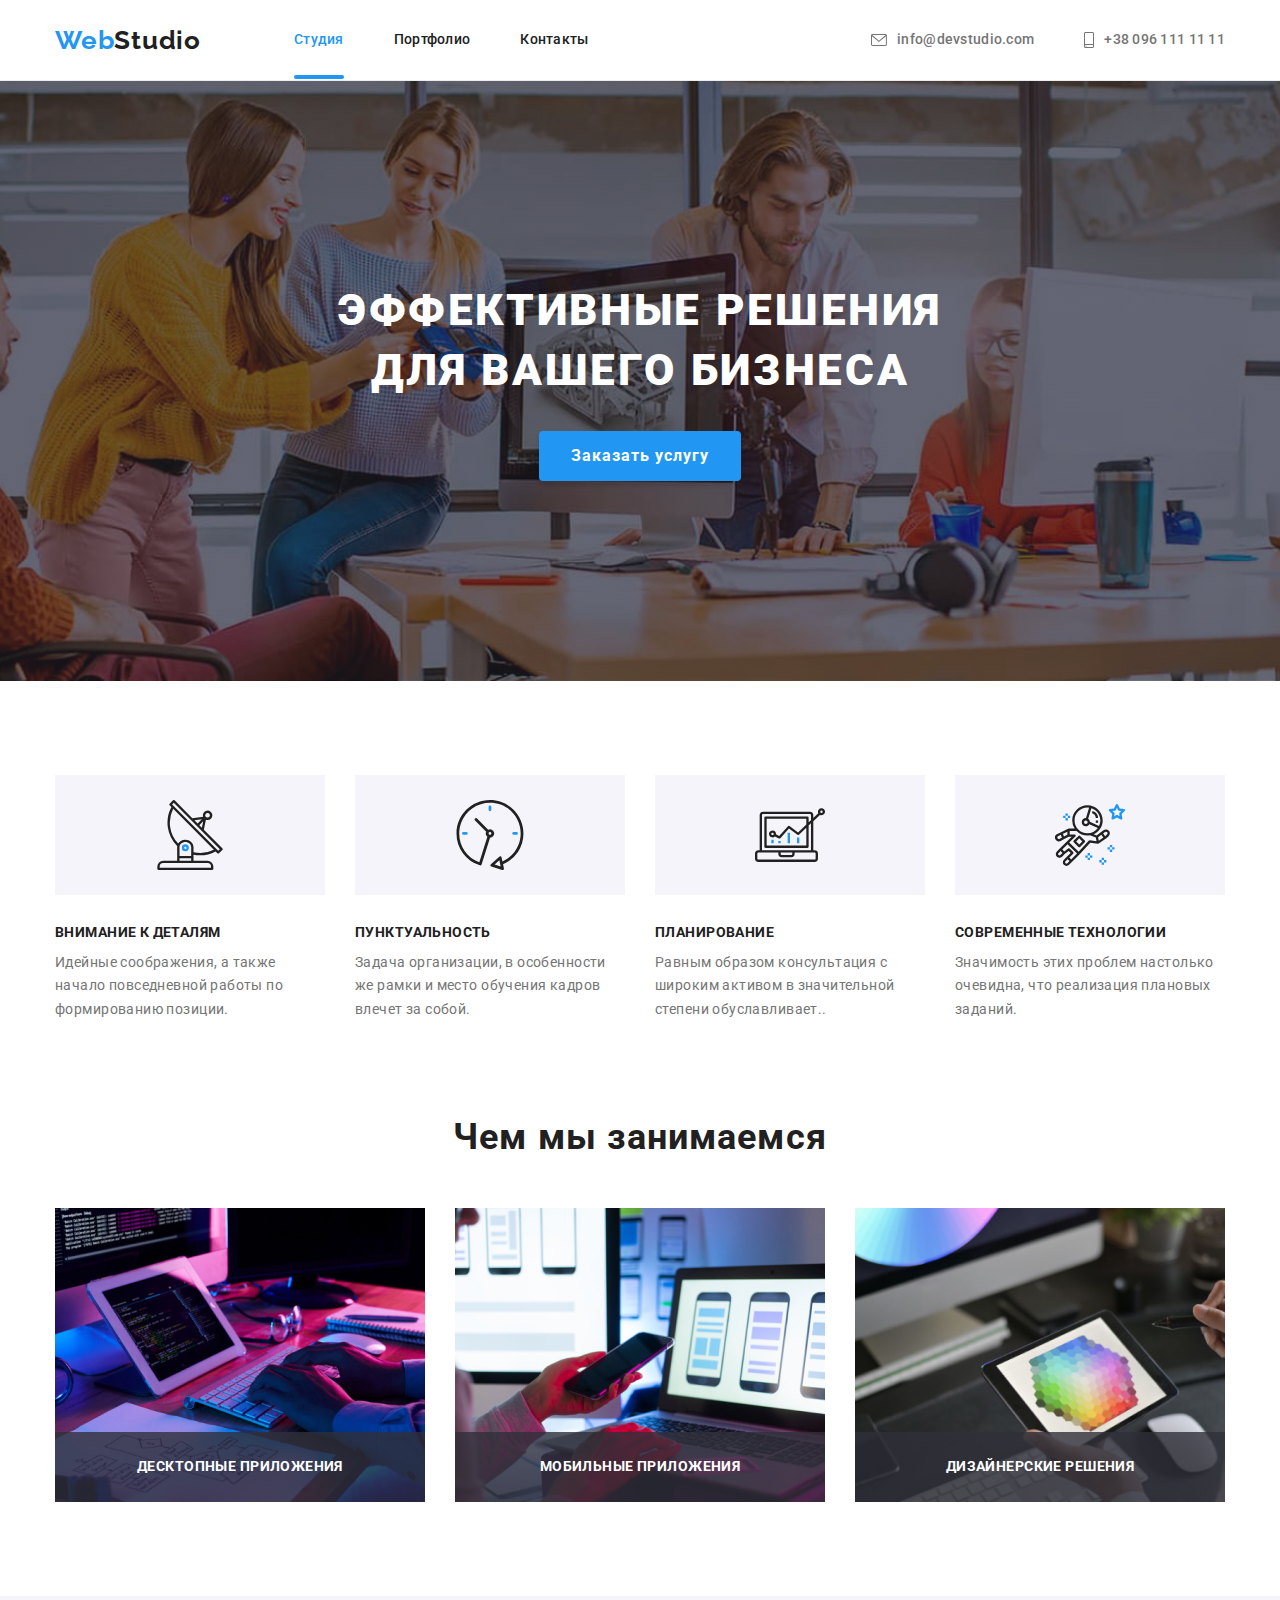
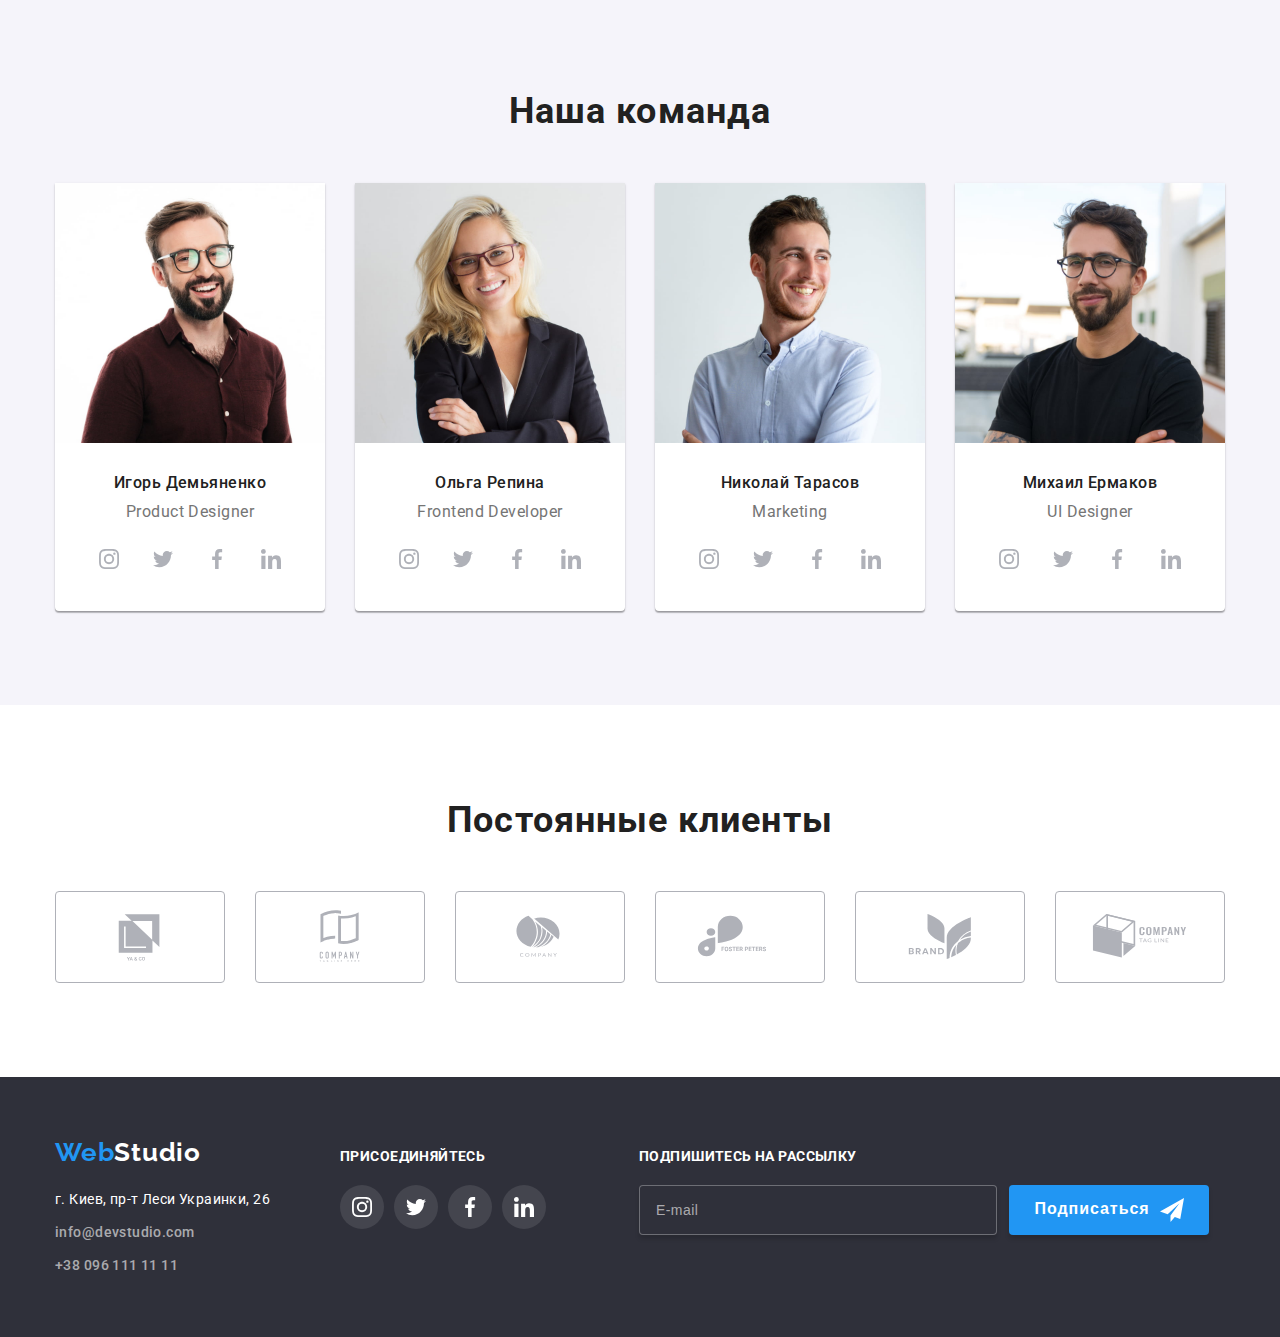
<file: index.html>
<!DOCTYPE html>
<html lang="ru">

<head>
    <meta charset="UTF-8">
    <meta http-equiv="X-UA-Compatible" content="IE=edge">
    <meta name="viewport" content="width=device-width, initial-scale=1.0">
    <title>Document</title>
    <link
        href="https://fonts.googleapis.com/css2?family=Raleway:wght@700&family=Roboto:wght@400;500;700;900&display=swap"
        rel="stylesheet">
    <link rel="stylesheet" href="https://cdnjs.cloudflare.com/ajax/libs/modern-normalize/1.1.0/modern-normalize.min.css"
        integrity="sha512-wpPYUAdjBVSE4KJnH1VR1HeZfpl1ub8YT/NKx4PuQ5NmX2tKuGu6U/JRp5y+Y8XG2tV+wKQpNHVUX03MfMFn9Q=="
        crossorigin="anonymous" referrerpolicy="no-referrer" />
    <link rel="stylesheet" href="./css/styles.css">
    <link rel="stylesheet" href="./css/main.min.css">
</head>


<body>

    <header class="page-header">
        <div class="container">
            <a lang="en" href="" class="logo logo-header"><span class="logo-accent">Web</span>Studio</a>

            <nav class="navigation">
                <ul class="site-nav list">
                    <li class="site-nav__item">
                        <a href="" class=" link current effect">Студия</a>
                    </li>
                    <li class="site-nav__item">
                        <a href="./portfolio.html" class=" link">Портфолио</a>
                    </li>
                    <li class="site-nav__item">
                        <a href="" class=" link">Контакты</a>
                    </li>
                </ul>
            </nav>
            <ul class=" contacts-header list">
                <Li class="contacts-list">
                    <a href="mailto:info@devstudio.com" class="contacts contacts-header__link link">
                        <svg class="icon_contacts_mail">
                            <use class="mail" href="./images/icons.svg#icon-mail" width="16px" height="12"></use>
                        </svg>info@devstudio.com

                    </a>
                </Li>
                <li class="contacts-list">
                    <a href="tel:+380961111111" class="contacts contacts-header__link link">
                        <svg class="icon_contacts_smartphone">
                            <use class="smartphone" href="./images/icons.svg#icon-smartphone" width="10px" height="16">
                            </use>
                        </svg>+38 096 111 11 11</a>
                </li>
            </ul>
        </div>
    </header>

    <main class="main-content">
        <section class="hero">
            <div class="container">
                <h1 class="main-title">Эффективные решения <br>для вашего бизнеса</h1>
                <button type="button" class="main-button" data-modal-open>Заказать услугу</button>
            </div>
        </section>
        <section class="text section">
            <div class="container">
                <ul class="main-text list">
                    <li class="main-text__items">
                        <div class="main-text__images">
                            <svg class="main-text__images-items">
                                <use href="./images/icons.svg#icon-antenna"></use>
                            </svg>
                        </div>
                        <h2 class="main-text__themes ">Внимание к деталям</h2>
                        <p class="main-text__features">Идейные соображения, а также начало повседневной работы по
                            формированию
                            позиции.</p>
                    </li>
                    <li class="main-text__items">
                        <div class="main-text__images">
                            <svg class="main-text__images-items">
                                <use href="./images/icons.svg#icon-clock"></use>
                            </svg>
                        </div>
                        <h2 class="main-text__themes ">Пунктуальность</h2>
                        <p class="main-text__features">Задача организации, в особенности же рамки и место обучения
                            кадров
                            влечет за собой.</p>
                    </li>
                    <li class="main-text__items">
                        <div class="main-text__images">
                            <svg class="main-text__images-items">
                                <use href="./images/icons.svg#icon-diagram"></use>
                            </svg>
                        </div>
                        <h2 class=" main-text__themes ">Планирование</h2>
                        <p class="main-text__features">Равным образом консультация с широким активом в значительной
                            степени обуславливает..</p>
                    </li>
                    <li class="main-text__items">
                        <div class="main-text__images">
                            <svg class="main-text__images-items">
                                <use href="./images/icons.svg#icon-astronaut"></use>
                            </svg>
                        </div>
                        <h2 class=" main-text__themes ">Современные технологии</h2>
                        <p class="main-text__features">Значимость этих проблем настолько очевидна, что реализация
                            плановых
                            заданий.</p>
                    </li>
                </ul>
            </div>
        </section>
        <section class="description section">
            <div class="container">
                <h2 class="description__title">Чем мы занимаемся</h2>
                <ul class="description-pictures list">
                    <li class="description-pictures__item">
                        <img src=" ./images/whatwedo1.jpg" alt="работа на клавиатуре" width="370" height="294" />
                        <p class="description-pictures__text-overlay">Десктопные приложения</p>

                    </li>
                    <li class="description-pictures__item">
                        <img src="./images/whatwedo2.jpg" alt="телефон в руке" width="370" height="294" />
                        <p class="description-pictures__text-overlay">Мобильные приложения</p>
                    </li>
                    <li class="description-pictures__item">
                        <img src="./images/whatwedo3.jpg" alt="палитра цветов на планшете" width="370" height="294" />
                        <p class="description-pictures__text-overlay">Дизайнерские решения</p>
                    </li>
                </ul>
            </div>
        </section>
        <section class="members section">
            <div class="container">
                <h2 class="members-team">Наша команда</h2>
                <ul class="member-list list">
                    <li class="member-list__description">
                        <img src="./images/igor.jpg" alt="Игорь Демьяненко" width="270" height="260" />
                        <div class="members-wrapper">
                            <h3 class="members-name">Игорь Демьяненко</h3>
                            <p class="members-profession" lang="en">Product Designer </p>
                            <ul class="social-list list">
                                <li class="social-list__item">
                                    <a class="social-list__link link" href=""><svg class="social-list__icon" width="20"
                                            height="20">
                                            <use href="./images/icons.svg#icon-instagram"></use>
                                        </svg></a>
                                </li>
                                <li class="social-list__item">
                                    <a class="social-list__link link" href=""><svg class="social-list__icon" width="20"
                                            height="20">
                                            <use href="./images/icons.svg#icon-twitter"></use>
                                        </svg></a>
                                </li>
                                <li class="social-list__item">
                                    <a class="social-list__link link" href=""><svg class="social-list__icon" width="20"
                                            height="20">
                                            <use href="./images/icons.svg#icon-facebook"></use>
                                        </svg></a>
                                </li>
                                <li class="social-list__item">
                                    <a class="social-list__link link" href=""><svg class="social-list__icon" width="20"
                                            height="20">
                                            <use href="./images/icons.svg#icon-linkedin"></use>
                                        </svg></a>
                                </li>
                            </ul>


                        </div>
                    </li>
                    <li class="member-list__description">
                        <img src="./images/olga.jpg" alt="Ольга Репина" width="270" height="260" />
                        <div class="members-wrapper">
                            <h3 class="members-name">Ольга Репина</h3>
                            <p class="members-profession" lang="en">Frontend Developer</p>
                            <ul class="social-list list">
                                <li class="social-list__item">
                                    <a class="social-list__link link" href=""><svg class="social-list__icon" width="20"
                                            height="20">
                                            <use href="./images/icons.svg#icon-instagram"></use>
                                        </svg></a>
                                </li>
                                <li class="social-list__item">
                                    <a class="social-list__link link" href=""><svg class="social-list__icon" width="20"
                                            height="20">
                                            <use href="./images/icons.svg#icon-twitter"></use>
                                        </svg></a>
                                </li>
                                <li class="social-list__item">
                                    <a class="social-list__link link" href=""><svg class="social-list__icon" width="20"
                                            height="20">
                                            <use href="./images/icons.svg#icon-facebook"></use>
                                        </svg></a>
                                </li>
                                <li class="social-list__item">
                                    <a class="social-list__link link" href=""><svg class="social-list__icon" width="20"
                                            height="20">
                                            <use href="./images/icons.svg#icon-linkedin"></use>
                                        </svg></a>
                                </li>
                            </ul>
                        </div>
                    </li>
                    <li class="member-list__description">
                        <img src="./images/nikolay.jpg" alt="Николай Тарасов" width="270" height="260" />
                        <div class="members-wrapper">
                            <h3 class="members-name">Николай Тарасов</h3>
                            <p class="members-profession" lang="en">Marketing</p>
                            <ul class="social-list list">
                                <li class="social-list__item">
                                    <a class="social-list__link link" href=""><svg class="social-list__icon" width="20"
                                            height="20">
                                            <use href="./images/icons.svg#icon-instagram"></use>
                                        </svg></a>
                                </li>
                                <li class="social-list__item">
                                    <a class="social-list__link link" href=""><svg class="social-list__icon" width="20"
                                            height="20">
                                            <use href="./images/icons.svg#icon-twitter"></use>
                                        </svg></a>
                                </li>
                                <li class="social-list__item">
                                    <a class="social-list__link link" href=""><svg class="social-list__icon" width="20"
                                            height="20">
                                            <use href="./images/icons.svg#icon-facebook"></use>
                                        </svg></a>
                                </li>
                                <li class="social-list__item">
                                    <a class="social-list__link link" href=""><svg class="social-list__icon" width="20"
                                            height="20">
                                            <use href="./images/icons.svg#icon-linkedin"></use>
                                        </svg></a>
                                </li>
                            </ul>
                        </div>
                    </li>
                    <li class="member-list__description">
                        <img src="./images/mihail.jpg" alt="Михаил Ермаков" width="270" height="260" />
                        <div class="members-wrapper">
                            <h3 class="members-name">Михаил Ермаков</h3>
                            <p class="members-profession" lang="en">UI Designer</p>
                            <ul class="social-list list">
                                <li class="social-list__item">
                                    <a class="social-list__link link" href=""><svg class="social-list__icon" width="20"
                                            height="20">
                                            <use href="./images/icons.svg#icon-instagram"></use>
                                        </svg></a>
                                </li>
                                <li class="social-list__item">
                                    <a class="social-list__link link" href=""><svg class="social-list__icon" width="20"
                                            height="20">
                                            <use href="./images/icons.svg#icon-twitter"></use>
                                        </svg></a>
                                </li>
                                <li class="social-list__item">
                                    <a class="social-list__link link" href=""><svg class="social-list__icon" width="20"
                                            height="20">
                                            <use href="./images/icons.svg#icon-facebook"></use>
                                        </svg></a>
                                </li>
                                <li class="social-list__item">
                                    <a class="social-list__link link" href=""><svg class="social-list__icon" width="20"
                                            height="20">
                                            <use href="./images/icons.svg#icon-linkedin"></use>
                                        </svg></a>
                                </li>
                            </ul>
                        </div>
                    </li>
                </ul>
            </div>
        </section>
        <section class="clients section">
            <div class="container">
                <h2 class="description__title">Постоянные клиенты</h2>
                <ul class="clients-list list">
                    <li class="clients-item">
                        <a href="" class="clients-link link">
                            <svg class="clients-logo" width="106" height="60">
                                <use href="./images/icons.svg#icon-LogoYaCo"></use>
                            </svg>
                        </a>
                    </li>
                    <li class="clients-item">
                        <a href="" class="clients-link link"><svg class="clients-logo" width="106" height="60">
                                <use href="./images/icons.svg#icon-LogoCompany"></use>
                            </svg>
                        </a>
                    </li>
                    <li class="clients-item">
                        <a href="" class="clients-link link">
                            <svg class="clients-logo" width="106" height="60">
                                <use href="./images/icons.svg#icon-LogoCompany2"></use>
                            </svg>
                        </a>
                    </li>
                    <li class="clients-item">
                        <a href="" class="clients-link link">
                            <svg class="clients-logo" width="106" height="60">
                                <use href="./images/icons.svg#icon-LogoFosterPeters"></use>
                            </svg>
                        </a>
                    </li>
                    <li class="clients-item">
                        <a href="" class="clients-link link">
                            <svg class="clients-logo" width="106" height="60">
                                <use href="./images/icons.svg#icon-LogoBrand"></use>
                            </svg>
                        </a>
                    </li>
                    <li class="clients-item">
                        <a href="" class="clients-link link">
                            <svg class="clients-logo" width="106" height="60">
                                <use href="./images/icons.svg#icon-LogoTagLine"></use>
                            </svg>
                        </a>
                    </li>
                </ul>

            </div>
        </section>
    </main>
    <footer class="adress">
        <div class="container footer-container">

            <div>
                <a lang="en" href="" class="logo logo-footer"><span class="logo-accent">Web</span>Studio</a>
                <address>
                    <ul class="adress-list list">
                        <li class="adress-list-item"><a href="https://goo.gl/maps/Eq5jRLe5XYkMgJvZ7"
                                class="adress-item map link">г. Киев, пр-т
                                Леси
                                Украинки,
                                26</a></li>
                        <li class="adress-list-item"><a href="mailto:info@devstudio.com"
                                class="adress-item contacts link">info@devstudio.com</a>
                        </li>
                        <li class="adress-list-item"><a href="tel:+380961111111" class="adress-item contacts link">+38
                                096 111 11 11</a></li>
                    </ul>
                </address>
            </div>
            <div class="invent">
                <p class="invent-footer">Присоединяйтесь</p>
                <ul class="social-list list">
                    <li class="social-list__item">
                        <a class="social-list__link link-footer link" href=""><svg class="social-list__icon" width="20"
                                height="20">
                                <use href="./images/icons.svg#icon-instagram"></use>
                            </svg></a>
                    </li>
                    <li class="social-list__item">
                        <a class="social-list__link link-footer link" href=""><svg class="social-list__icon" width="20"
                                height="20">
                                <use href="./images/icons.svg#icon-twitter"></use>
                            </svg></a>
                    </li>
                    <li class="social-list__item">
                        <a class="social-list__link link-footer link" href=""><svg class="social-list__icon" width="20"
                                height="20">
                                <use href="./images/icons.svg#icon-facebook"></use>
                            </svg></a>
                    </li>
                    <li class="social-list__item">
                        <a class="social-list__link link-footer link" href=""><svg class="social-list__icon" width="20"
                                height="20">
                                <use href="./images/icons.svg#icon-linkedin"></use>
                            </svg></a>
                    </li>
                </ul>

            </div>
            <div class="subscription">
                <p class="invent-footer">Подпишитесь на рассылку</p>
                <form class="subscription-form">
                    <input type="email" class="subscription-form-input" name="user_email" placeholder="E-mail"
                        required />
                    <div class="subscription-form-btn-wrapper">
                        <button type="submit" class="subscription-form-btn">Подписаться<svg
                                class="subscription-send-icon" width="24" height="24">
                                <use href="./images/icons.svg#icon-send"></use>
                            </svg></button>


                    </div>

                </form>

            </div>
        </div>
    </footer>

    <div class="backdrop is-hidden" data-modal>
        <div class="modal">
            <button type="button" class="modal-close-btn" data-modal-close>
                <svg class="modal-close-icon" width="18" height="18">
                    <use href="./images/icons.svg#close-icon"></use>
                </svg>
            </button>
            <b class="modal-title">Оставьте свои данные, мы вам перезвоним</b>
            <form class="contact-form">
                <label class="contact-form-field"><span class="contact-modal-text">Имя</span>
                    <span class="contact-form-input-wrapper">
                        <input name="user_name" class="contact-form-input" type="text" required>
                        <svg class="contact-form-input-icon" width="18" height="18">
                            <use href="./images/icons.svg#icon-person-black"></use>
                        </svg>
                    </span>

                </label>
                <label class="contact-form-field"><span class="contact-modal-text">Телефон</span>
                    <span class="contact-form-input-wrapper">
                        <input name="user_phone" class="contact-form-input" type="tel" required>
                        <svg class="contact-form-input-icon" width="18" height="18">
                            <use href="./images/icons.svg#icon-phone-black"></use>
                        </svg>
                    </span>

                </label>
                <label class="contact-form-field"><span class="contact-modal-text">Почта</span>
                    <span class="contact-form-input-wrapper">
                        <input name="user_email" class="contact-form-input" type="email" required>
                        <svg class="contact-form-input-icon" width="18" height="18">
                            <use href="./images/icons.svg#icon-email-black"></use>
                        </svg>
                    </span>

                </label>
                <label class="contact-form-field"><span class="contact-modal-text">Коментарий</span>
                    <textarea name="user_message" class="contact-form-message" placeholder="Введите текст"></textarea>
                </label>
                <div class="contact-form-checkbox-wrapper">
                    <input name="accept_policy" class="contact-form-checkbox visually-hidden" id="policy-checkbox"
                        type="checkbox" required>
                    <label for="policy-checkbox" class="contact-form-checkbox-label"><span
                            class="contact-modal-text-accept">Соглашаюсь
                            с
                            рассылкой и принимаю <a href="" class="contact-form-condition">Условия
                                договора</a></span> </label>

                </div>
                <button type="submit" class="contact-form-submit-btn">Отправить</button>
            </form>

        </div>
    </div>


    <script src="./js/modal.js"></script>

</body>


</html>
</file>
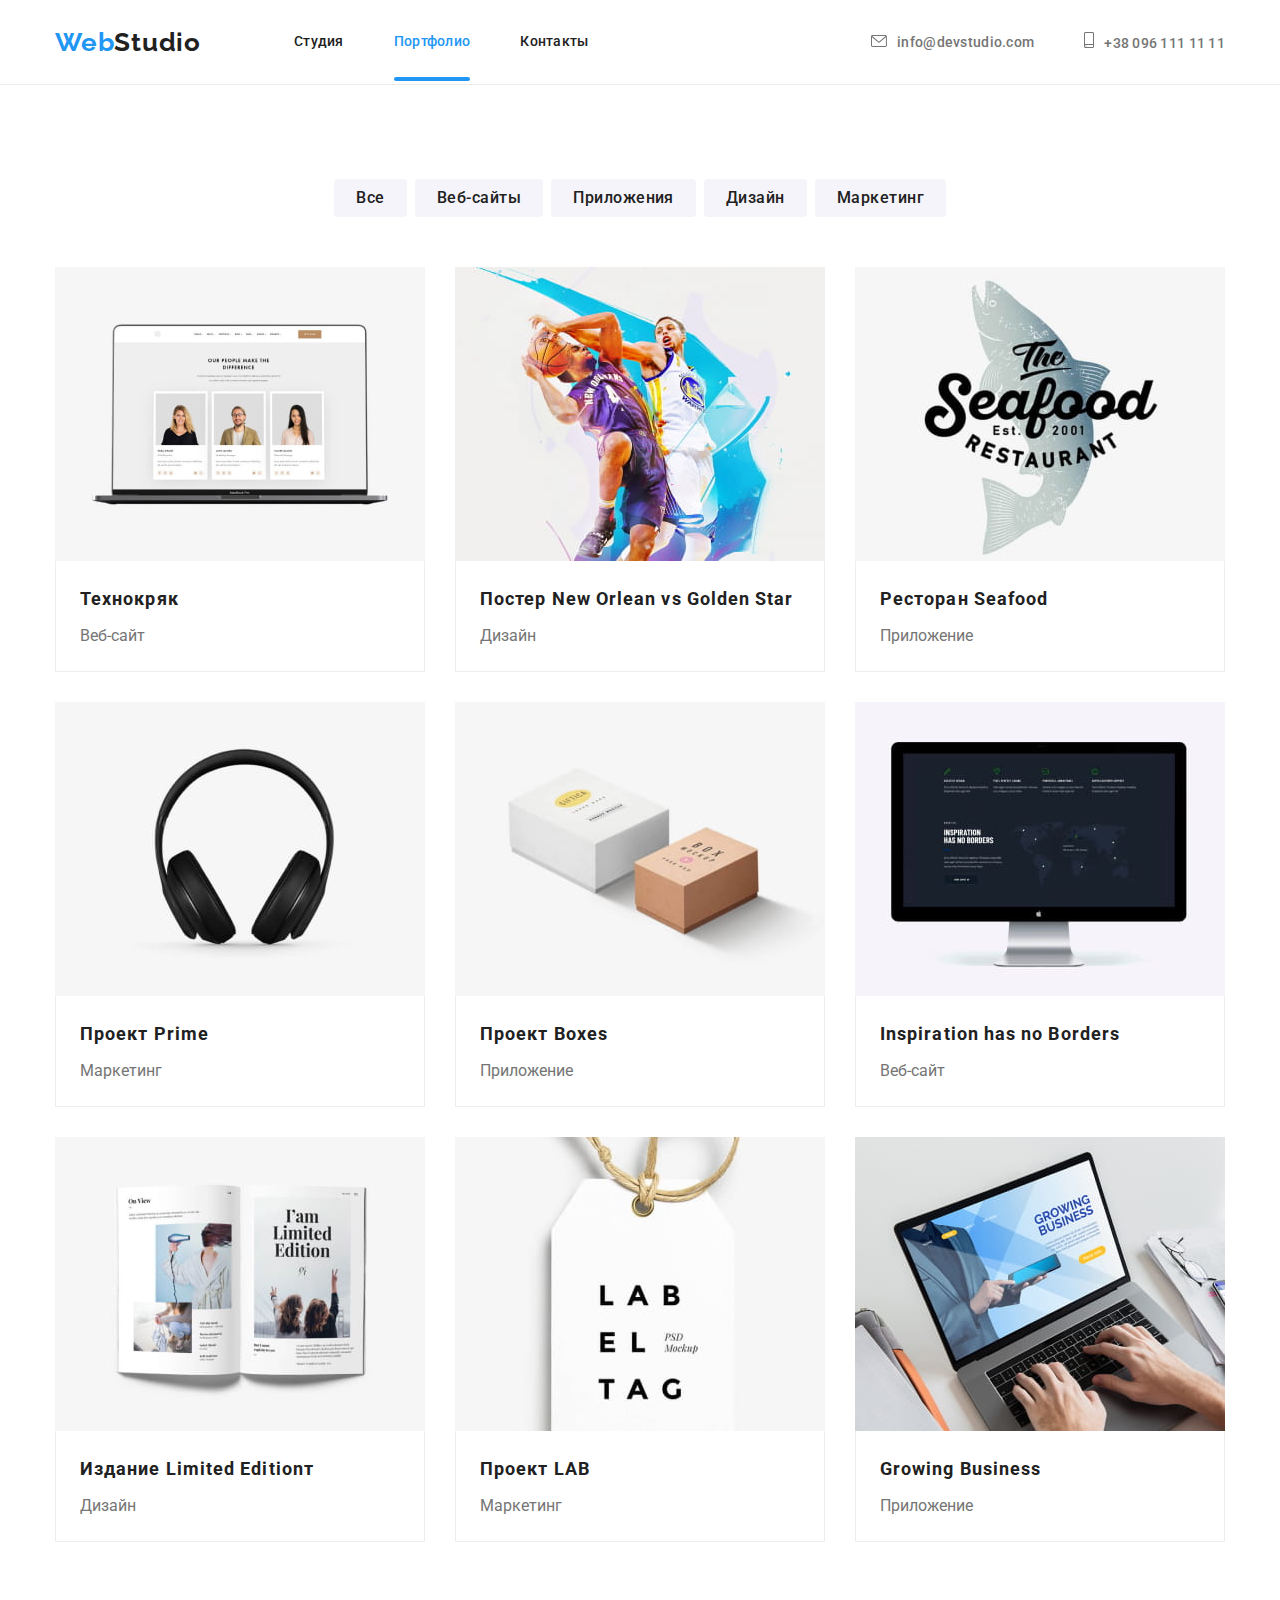
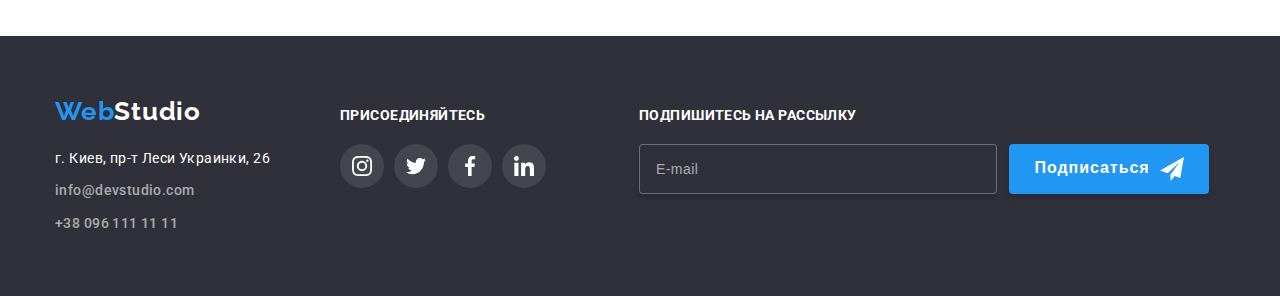
<file: portfolio.html>
<!DOCTYPE html>
<html lang="ru">

<head>
    <meta charset="UTF-8">
    <meta http-equiv="X-UA-Compatible" content="IE=edge">
    <meta name="viewport" content="width=device-width, initial-scale=1.0">
    <title>Document</title>
    <link
        href="https://fonts.googleapis.com/css2?family=Raleway:wght@700&family=Roboto:wght@400;500;700;900&display=swap"
        rel="stylesheet">
    <link rel="stylesheet" href="https://cdnjs.cloudflare.com/ajax/libs/modern-normalize/1.1.0/modern-normalize.min.css"
        integrity="sha512-wpPYUAdjBVSE4KJnH1VR1HeZfpl1ub8YT/NKx4PuQ5NmX2tKuGu6U/JRp5y+Y8XG2tV+wKQpNHVUX03MfMFn9Q=="
        crossorigin="anonymous" referrerpolicy="no-referrer" />
    <link rel="stylesheet" href="./css/styles.css">
    <link rel="stylesheet" href="./css/main.min.css">
</head>

<body>

    <header class="page-header">
        <div class="container ">
            <a lang="en" href="" class="logo logo-header"><span class="logo-accent">Web</span>Studio</a>

            <nav class="navigation">
                <ul class="site-nav list">
                    <li class="site-nav__item">
                        <a href="./index.html" class=" link ">Студия</a>
                    </li>
                    <li class="site-nav__item">
                        <a href="./portfolio.html" class=" link current effect">Портфолио</a>
                    </li>
                    <li class="site-nav__item">
                        <a href="" class=" link">Контакты</a>
                    </li>
                </ul>
            </nav>
            <ul class=" contacts-header list">
                <Li class="contacts-list"><a href="mailto:info@devstudio.com" class="contacts link"><svg
                            class="icon_contacts_mail">
                            <use class="mail" href="./images/icons.svg#icon-mail" width="16px" height="12"></use>
                        </svg>info@devstudio.com</a>
                </Li>
                <li class="contacts-list"><a href="tel:+380961111111" class="contacts link"><svg
                            class="icon_contacts_smartphone">
                            <use class="smartphone" href="./images/icons.svg#icon-smartphone" width="10px" height="16">
                            </use>
                        </svg>+38 096 111 11 11</a></li>
            </ul>
        </div>
    </header>

    <main>
        <h1 class="visually-hidden">Портфолио</h1>
        <section class="galery section">
            <div class="container">
                <ul class="galery-list list">
                    <li class="galery-list-item"><button type="button" class="galery-list-button">Все</button></li>
                    <li class="galery-list-item"><button type="button" class="galery-list-button">Веб-сайты</button>
                    </li>
                    <li class="galery-list-item"><button type="button" class="galery-list-button">Приложения</button>
                    </li>
                    <li class="galery-list-item"><button type="button" class="galery-list-button">Дизайн</button></li>
                    <li class="galery-list-item"><button type="button" class="galery-list-button">Маркетинг</button>
                    </li>
                </ul>
                <ul class="galery-images list">
                    <li class="galery-item"><a href="" class="galery-link link">
                            <div class="galery-images-box">
                                <img src="./images/portfolio1.jpg" alt="Компьютер" width="370" height="294">
                                <p class="galery-images-overlay">Ресурс предлагает комплексные предложения с разным
                                    уровнем функционала и сервисов.
                                    Все это позволит посетителю получить
                                    исчерпывающие сведения о компании или частном лице.</p>
                            </div>
                            <div class="galery-wrapper">
                                <h2 class="galery-images-name">Технокряк</h2>
                                <p class="galery-images-description">Веб-сайт</p>

                            </div>
                        </a>
                        </li">
                    <li class="galery-item"><a href="" class="galery-link link">
                            <div class="galery-images-box">
                                <img src="./images/portfolio2.jpg" alt="Баскетболисты" width="370" height="294">
                                <p class="galery-images-overlay">Ресурс предлагает комплексные предложения с разным
                                    уровнем функционала и сервисов.
                                    Все это позволит посетителю получить
                                    исчерпывающие сведения о компании или частном лице.</p>
                            </div>
                            <div class="galery-wrapper">
                                <h2 class="galery-images-name">Постер New Orlean vs Golden Star</h2>
                                <p class="galery-images-description">Дизайн</p>

                            </div>

                        </a>

                    </li>
                    <li class="galery-item"><a href="" class="galery-link link">
                            <div class="galery-images-box">
                                <img src="./images/portfolio3.jpg" alt="Логотип-рыба" width="370" height="294">
                                <p class="galery-images-overlay">Ресурс предлагает комплексные предложения с разным
                                    уровнем функционала и сервисов.
                                    Все это позволит посетителю получить
                                    исчерпывающие сведения о компании или частном лице.
                                </p>
                            </div>
                            <div class="galery-wrapper">
                                <h2 class="galery-images-name">Ресторан Seafood</h2>
                                <p class="galery-images-description">Приложение</p>

                            </div>

                        </a>
                    </li>
                    <li class="galery-item"><a href="" class="galery-link link">
                            <div class="galery-images-box">
                                <img src="./images/portfolio4.jpg" alt="Наушники" width="370" height="294">
                                <p class="galery-images-overlay">Ресурс предлагает комплексные предложения с разным
                                    уровнем функционала и сервисов.
                                    Все это позволит посетителю получить
                                    исчерпывающие сведения о компании или частном лице.</p>
                            </div>
                            <div class="galery-wrapper">
                                <h2 class="galery-images-name">Проект Prime</h2>
                                <p class="galery-images-description">Маркетинг</p>

                            </div>

                        </a>
                    </li>
                    <li class="galery-item"><a href="" class="galery-link link">
                            <div class="galery-images-box">
                                <img src="./images/portfolio5.jpg" alt="Две коробки" width="370" height="294">
                                <p class="galery-images-overlay">Ресурс предлагает комплексные предложения с разным
                                    уровнем функционала и сервисов.
                                    Все это позволит посетителю получить
                                    исчерпывающие сведения о компании или частном лице.</p>
                            </div>
                            <div class="galery-wrapper">
                                <h2 class="galery-images-name">Проект Boxes</h2>
                                <p class="galery-images-description">Приложение</p>

                            </div>

                        </a>
                    </li>
                    <li class="galery-item"><a href="" class="galery-link link">
                            <div class="galery-images-box">
                                <img src="./images/portfolio6.jpg" alt="Монитор" width="370" height="294">
                                <p class="galery-images-overlay">Ресурс предлагает комплексные предложения с разным
                                    уровнем функционала и сервисов.
                                    Все это позволит посетителю получить
                                    исчерпывающие сведения о компании или частном лице.</p>
                            </div>
                            <div class="galery-wrapper">
                                <h2 class="galery-images-name">Inspiration has no Borders</h2>
                                <p class="galery-images-description">Веб-сайт</p>

                            </div>

                        </a>
                    </li>
                    <li class="galery-item"><a href="" class="galery-link link">
                            <div class="galery-images-box">
                                <img src="./images/portfolio7.jpg" alt="Открытый журнал" width="370" height="294">
                                <p class="galery-images-overlay">Ресурс предлагает комплексные предложения с разным
                                    уровнем функционала и сервисов.
                                    Все это позволит посетителю получить
                                    исчерпывающие сведения о компании или частном лице.</p>
                            </div>
                            <div class="galery-wrapper">
                                <h2 class="galery-images-name">Издание Limited Editionт</h2>
                                <p class="galery-images-description">Дизайн</p>

                            </div>

                        </a>
                    </li>
                    <li class="galery-item"><a href="" class="galery-link link">
                            <div class="galery-images-box">
                                <img src="./images/portfolio8.jpg" alt="Бирка" width="370" height="294">
                                <p class="galery-images-overlay">Ресурс предлагает комплексные предложения с разным
                                    уровнем функционала и сервисов.
                                    Все это позволит посетителю получить
                                    исчерпывающие сведения о компании или частном лице.</p>
                            </div>
                            <div class="galery-wrapper">
                                <h2 class="galery-images-name">Проект LAB</h2>
                                <p class="galery-images-description">Маркетинг</p>

                            </div>

                        </a>
                    </li>
                    <li class="galery-item"><a href="" class="galery-link link">
                            <div class="galery-images-box">
                                <img src="./images/portfolio9.jpg" alt="Работа за компьютером" width="370" height="294">
                                <p class="galery-images-overlay">Ресурс предлагает комплексные предложения с разным
                                    уровнем функционала и сервисов.
                                    Все это позволит посетителю получить
                                    исчерпывающие сведения о компании или частном лице.</p>
                            </div>
                            <div class="galery-wrapper">
                                <h2 class="galery-images-name">Growing Business</h2>
                                <p class="galery-images-description">Приложение</p>

                            </div>

                        </a>
                    </li>
                </ul>
            </div>
        </section>
    </main>


    <footer class="adress">
        <div class="container footer-container">

            <div>
                <a lang="en" href="" class="logo logo-footer"><span class="logo-accent">Web</span>Studio</a>
                <address>
                    <ul class="adress-list list">
                        <li class="adress-list-item"><a href="https://goo.gl/maps/Eq5jRLe5XYkMgJvZ7"
                                class="adress-item map link">г. Киев, пр-т
                                Леси
                                Украинки,
                                26</a></li>
                        <li class="adress-list-item"><a href="mailto:info@devstudio.com"
                                class="adress-item contacts link">info@devstudio.com</a>
                        </li>
                        <li class="adress-list-item"><a href="tel:+380961111111" class="adress-item contacts link">+38
                                096 111 11 11</a></li>
                    </ul>
                </address>
            </div>
            <div class="invent">
                <p class="invent-footer">Присоединяйтесь</p>
                <ul class="social-list list">
                    <li class="social-list__item">
                        <a class="social-list__link link-footer link" href=""><svg class="social-list__icon" width="20"
                                height="20">
                                <use href="./images/icons.svg#icon-instagram"></use>
                            </svg></a>
                    </li>
                    <li class="social-list__item">
                        <a class="social-list__link link-footer link" href=""><svg class="social-list__icon" width="20"
                                height="20">
                                <use href="./images/icons.svg#icon-twitter"></use>
                            </svg></a>
                    </li>
                    <li class="social-list__item">
                        <a class="social-list__link link-footer link" href=""><svg class="social-list__icon" width="20"
                                height="20">
                                <use href="./images/icons.svg#icon-facebook"></use>
                            </svg></a>
                    </li>
                    <li class="social-list__item">
                        <a class="social-list__link link-footer link" href=""><svg class="social-list__icon" width="20"
                                height="20">
                                <use href="./images/icons.svg#icon-linkedin"></use>
                            </svg></a>
                    </li>
                </ul>

            </div>
            <div class="subscription">
                <p class="invent-footer">Подпишитесь на рассылку</p>
                <form class="subscription-form">
                    <input type="email" class="subscription-form-input" name="user_email" placeholder="E-mail"
                        required />
                    <div class="subscription-form-btn-wrapper">
                        <button type="submit" class="subscription-form-btn">Подписаться<svg
                                class="subscription-send-icon" width="24" height="24">
                                <use href="./images/icons.svg#icon-send"></use>
                            </svg></button>


                    </div>

                </form>

            </div>
        </div>
    </footer>






</body>

</html>
</file>
<file: css/styles.css>
/*---Header---*/

/*---Hero---*/

/*---Main-text---*/









/*---Footer---*/


/*---Portfolio---*/
</file>
<file: css/main.min.css>
:root{--primary-text-color: #757575;--title-text-color: #212121;--accent-color: #2196f3;--main-background-color: #ffffff}.visually-hidden{position:absolute;width:1px;height:1px;margin:-1px;border:0;padding:0;white-space:nowrap;clip-path:inset(100%);clip:rect(0 0 0 0);overflow:hidden}html{box-sizing:border-box}*,*::before,*::after{box-sizing:inherit}body{margin:0;font-family:Roboto, sans-serif;background-color:var(--main-background-color);color:var(--primary-text-color)}h1,h2,h3,h4,h5,h6,p{margin-top:0;margin-bottom:0}ul,ol{margin-top:0;margin-bottom:0;padding-left:0}img{display:block;max-width:100%;height:auto}.link{text-decoration:none}.list{list-style:none}.section{padding-top:94px;padding-bottom:94px}.container{width:1200px;padding-left:15px;padding-right:15px;margin-left:auto;margin-right:auto}.modal{position:absolute;top:50%;left:50%;transform:translate(-50%, -50%);width:528px;height:580px;background-color:#ffffff;padding:40px}.modal-close-btn{position:absolute;top:8px;right:8px;display:flex;justify-content:center;align-items:center;width:30px;height:30px;border-radius:50%;border:1px solid rgba(0,0,0,0.1);background-color:transparent;padding:0;cursor:pointer;transition:fill 250ms cubic-bezier(0.4, 0, 0.2, 1)}.modal-close-btn:hover,.modal-close-btn:focus{fill:var(--accent-color)}.modal-title{display:block;margin-bottom:12px;font-weight:bold;font-size:20px;line-height:1.15;text-align:center;letter-spacing:0.03em;color:#212121}.social-list{display:flex;justify-content:space-between}.social-list__link{display:flex;align-items:center;justify-content:center;width:44px;height:44px;background-color:var(--main-background-color);border-radius:50%;fill:#afb1b8;transition:background-color 250ms cubic-bezier(0.4, 0, 0.2, 1)}.social-list__link:hover,.social-list__link:focus{background-color:var(--accent-color)}.social-list__icon{transition:fill 250ms cubic-bezier(0.4, 0, 0.2, 1)}.social-list__link:hover .social-list__icon,.social-list__link:focus .social-list__icon{fill:#ffffff}.main-title{margin-bottom:30px;font-weight:900;font-size:44px;line-height:1.36;text-align:center;letter-spacing:0.06em;text-transform:uppercase;color:#ffffff}.logo{font-family:Raleway, sans-serif;font-weight:700;font-size:26px;line-height:1.19;letter-spacing:0.03em;color:var(--title-text-color);text-decoration:none}.description__title,.members-team{font-weight:700;font-size:36px;line-height:1.17;text-align:center;letter-spacing:0.03em;color:var(--title-text-color)}.backdrop{position:fixed;top:0;left:0;width:100vw;height:100vh;background-color:rgba(0,0,0,0.2);transition:opacity 250ms cubic-bezier(0.4, 0, 0.2, 1),visibility 250ms cubic-bezier(0.4, 0, 0.2, 1)}.backdrop.is-hidden{opacity:0;visibility:hidden;pointer-events:none}.contact-form-input-wrapper{margin-top:4px;position:relative;display:block}.contact-form-field{display:block;margin-bottom:10px}.contact-form-input{width:100%;height:40px;padding-left:42px;border:1px solid rgba(33,33,33,0.2);border-radius:4px;transition:border-color 250ms cubic-bezier(0.4, 0, 0.2, 1)}.contact-form-input:focus{outline:none;border-color:var(--accent-color)}.contact-form-input-icon{position:absolute;top:50%;left:12px;transform:translateY(-50%);transition:fill 250ms cubic-bezier(0.4, 0, 0.2, 1)}.contact-form-input:focus+.contact-form-input-icon{fill:var(--accent-color)}.contact-modal-text{font-weight:normal;font-size:12px;line-height:1.17;letter-spacing:0.01em;color:#757575}.contact-modal-text-accept{font-weight:normal;font-size:14px;line-height:1.71;letter-spacing:0.03em;color:#757575}.contact-form-message{width:100%;height:120px;margin-top:4px;padding:12px 16px;resize:none;border:1px solid rgba(33,33,33,0.2);border-radius:4px;transition:border-color 250ms cubic-bezier(0.4, 0, 0.2, 1)}.contact-form-message:focus{outline:none;border-color:var(--accent-color)}.contact-form-checkbox-label{display:flex;align-items:center}.contact-form-checkbox-label::before{display:inline-block;width:16px;height:15px;background-image:url(../images/iconcheck1.svg);cursor:pointer;content:'';margin-right:8px;transition:background-image 250ms cubic-bezier(0.4, 0, 0.2, 1)}.contact-form-checkbox:focus+.contact-form-checkbox-label::before{outline:1px solid rgba(0,0,255,0.5)}.contact-form-checkbox:checked+.contact-form-checkbox-label::before{background-image:url(../images/rec.svg);background-size:cover;background-position:center}.contact-form-checkbox-wrapper{margin-bottom:30px;display:flex;justify-content:center}.contact-form-condition{color:var(--accent-color)}.contact-form-submit-btn{display:block;margin:auto;min-width:200px;height:50px;background-color:#2196F3;box-shadow:0px 4px 4px rgba(0,0,0,0.15);border-radius:4px;cursor:pointer;font-weight:bold;font-size:16px;line-height:1.18;letter-spacing:0.06em;color:#FFFFFF;transition:background-color 250ms cubic-bezier(0.4, 0, 0.2, 1);border:none}.contact-form-submit-btn:hover,.contact-form-submit-btn:focus{background-color:#188CE8}.page-header .container{display:flex;align-items:center}.logo-header{margin-right:93px}.logo-accent{color:var(--accent-color)}.site-nav{display:flex}.site-nav__item{display:block;margin-right:50px;padding-top:32px;padding-bottom:32px;font-weight:500;font-size:14px;line-height:1.14;letter-spacing:0.02em;background-color:inherit;color:var(--title-text-color)}.site-nav__item:last-child{margin-right:0px}.site-nav__item>.link{color:var(--title-text-color);transition:color 250ms cubic-bezier(0.4, 0, 0.2, 1)}.site-nav__item>.link:hover,.site-nav__item>.link:focus{color:var(--accent-color)}.link.current{color:var(--accent-color)}.contacts{font-weight:500;font-size:14px;line-height:1.14;letter-spacing:0.02em;background-color:inherit;color:var(--primary-text-color);transition:color 250ms cubic-bezier(0.4, 0, 0.2, 1)}.contacts:hover,.contacts:focus{color:var(--accent-color)}.contacts-header{display:flex;margin-left:auto}.contacts-list{margin-right:50px;padding-top:32px;padding-bottom:32px}.contacts-list:last-child{margin-right:0px}.contacts-header__link{display:flex;align-items:center;justify-content:center}.icon_contacts_mail{width:16px;height:12px;margin-right:10px;text-align:center;fill:var(--primary-text-color)}.icon_contacts_smartphone{width:10px;height:16px;margin-right:10px;text-align:center;fill:var(--primary-text-color)}.icon_contacts_mail{fill:currentColor}.icon_contacts_smartphone{fill:currentColor}.site-nav__item .effect{padding-top:32px;padding-bottom:32px}.effect{position:relative}.effect::after{content:'';width:100%;height:4px;position:absolute;bottom:0;border-radius:2px;right:0;background:var(--accent-color)}.hero,.adress{background-color:#2f303a}.hero{padding-top:200px;padding-bottom:200px;background-image:linear-gradient(rgba(47,48,58,0.4), rgba(47,48,58,0.4)),url("../images/hero.jpg");background-position:center;background-size:cover;max-width:1600px;margin-left:auto;margin-right:auto}.main-button{display:block;min-width:200px;padding:10px 32px;border-radius:4px;border:0px;box-shadow:0px 4px 4px rgba(0,0,0,0.15);margin-left:auto;margin-right:auto;font-family:Roboto, sans-serif;font-weight:700;font-size:16px;line-height:1.87;letter-spacing:0.06em;background-color:var(--accent-color);color:#ffffff;cursor:pointer;transition:color 250ms cubic-bezier(0.4, 0, 0.2, 1)}.main-button:hover,.main-button:focus{background-color:#188ce8}.text,.member-list__description{background-color:var(--main-background-color)}.main-text__images{display:flex;align-items:center;justify-content:center;width:270px;height:120px;margin-bottom:30px;background-color:#f5f4fa}.main-text__images-items{width:70px;height:70px}.main-text{display:flex;margin-left:-30px}.main-text__items{flex-basis:calc((100%-120px) / 4);margin-left:30px}.main-text__themes{font-weight:700;font-size:14px;line-height:1.14;letter-spacing:0.03em;text-transform:uppercase;color:var(--title-text-color)}.main-text__features{margin-top:10px;font-size:14px;line-height:1.71;letter-spacing:0.03em}.description{padding-top:0px}.description__title{margin-bottom:50px}.description-pictures{display:flex;justify-content:space-between}.description-pictures__item{position:relative}.description-pictures__text-overlay{position:absolute;width:370px;height:70px;bottom:0;left:0;padding-top:27px;padding-bottom:27px;background:rgba(47,48,58,0.8);font-weight:bold;font-size:14px;line-height:1.14;text-align:center;letter-spacing:0.03em;text-transform:uppercase;color:#ffffff}.members-team{margin-bottom:50px}.members{background-color:#f5f4fa}.member-list{display:flex}.member-list__description{flex-basis:calc((100% - 90px) / 4);margin-left:30px;box-shadow:0px 1px 3px rgba(0,0,0,0.12),0px 1px 1px rgba(0,0,0,0.14),0px 2px 1px rgba(0,0,0,0.2);border-radius:0px 0px 4px 4px}.member-list__description:first-child{margin-left:0}.members-wrapper{padding-top:30px;padding-bottom:30px;padding-left:32px;padding-right:32px}.members-name{padding-bottom:10px;font-weight:500;font-size:16px;line-height:1.19;text-align:center;letter-spacing:0.03em;color:var(--title-text-color)}.members-profession{font-size:16px;line-height:1.19;text-align:center;letter-spacing:0.03em;margin-bottom:16px}.clients-link{display:flex;align-items:center;justify-content:center;width:170px;height:92px;border:1px solid #afb1b8;border-radius:4px}.clients-list{display:flex;align-items:center;justify-content:space-between}.clients-link{color:#afb1b8;transition:color 250ms cubic-bezier(0.4, 0, 0.2, 1),border-color 250ms cubic-bezier(0.4, 0, 0.2, 1)}.clients-link:hover,.clients-link:focus{border-color:var(--accent-color);color:var(--accent-color)}.clients-logo{fill:currentColor}.adress{padding-top:60px;padding-bottom:60px}.adress-item{font-style:normal;font-size:14px;line-height:1.71;letter-spacing:0.03em;color:rgba(255,255,255,0.6)}.adress-list-item{margin-bottom:9px}.adress-list-item:last-child{margin-bottom:0px}.map{color:#ffffff}.logo-footer{color:#ffffff}.adress-list{margin-top:20px}.invent{width:206px;height:80px;margin-left:70px}.invent-footer{margin-bottom:20px;font-family:Roboto;font-weight:700;font-size:14px;line-height:1.14;letter-spacing:0.03em;text-transform:uppercase;color:#ffffff}.footer-container{display:flex;align-items:baseline}.link-footer{background:rgba(255,255,255,0.1);fill:var(--main-background-color)}.subscription{width:570px;height:86px;margin-left:93px}.subscription-form{display:flex}.subscription-form-input{margin-right:12px;padding-left:16px;font-style:normal;font-size:14px;line-height:1.71;letter-spacing:0.03em;color:#ffffff;width:358px;height:50px;border:1px solid rgba(255,255,255,0.3);box-shadow:0px 4px 4px rgba(0,0,0,0.15);border-radius:4px;background-color:#2F303A}.subscription-form-input::placeholder{color:rgba(255,255,255,0.6)}.subscription-form-btn{display:flex;justify-content:center;min-width:200px;height:50px;border:none;background:#2196F3;box-shadow:0px 4px 4px rgba(0,0,0,0.15);border-radius:4px;font-weight:bold;font-size:16px;line-height:1.18;align-items:center;text-align:center;letter-spacing:0.06em;color:#FFFFFF}.subscription-send-icon{margin-left:10px}.page-header{border-bottom:1px solid #ececec}.page-header .container{display:flex}.galery-list{display:flex;justify-content:center;margin-bottom:50px}.galery-list-item:not(:last-child){margin-right:8px}.galery-list-button{min-width:73px;padding:6px 22px;border-radius:4px;font-family:Roboto, sans-serif;font-weight:500;font-size:16px;line-height:1.62;text-align:center;letter-spacing:0.03em;background-color:#f5f4fa;color:var(--title-text-color);border:0;transition:color 250ms cubic-bezier(0.4, 0, 0.2, 1),background-color 250ms cubic-bezier(0.4, 0, 0.2, 1),box-shadow 250ms cubic-bezier(0.4, 0, 0.2, 1)}.galery-list-button:hover,.galery-list-button:focus{background-color:var(--accent-color);color:#ffffff;cursor:pointer;box-shadow:0px 3px 1px rgba(0,0,0,0.1),0px 1px 2px rgba(0,0,0,0.08),0px 2px 2px rgba(0,0,0,0.12)}.galery-link{display:block;transition:box-shadow 250ms cubic-bezier(0.4, 0, 0.2, 1)}.galery-link:hover,.galery-link:focus{box-shadow:0px 1px 1px rgba(0,0,0,0.12),0px 4px 4px rgba(0,0,0,0.06),1px 4px 6px rgba(0,0,0,0.16)}.galery-images{display:flex;flex-wrap:wrap}.galery-item{flex-basis:calc((100% - 60px) / 3)}.galery-item:not(:nth-child(3n)){margin-right:30px}.galery-item:not(:nth-last-child(-n+3)){margin-bottom:30px}.galery-images-name{margin-bottom:4px;font-weight:700;font-size:18px;line-height:2;letter-spacing:0.06em;color:var(--title-text-color)}.galery-images-description{font-size:16px;line-height:1.87;color:var(--primary-text-color)}.galery-wrapper{border:1px solid #eeeeee;border-top:none;padding-top:20px;padding-bottom:20px;padding-left:24px;padding-right:24px}.galery-images-box{position:relative;overflow:hidden}.galery-images-overlay{position:absolute;width:100%;height:100%;left:0;top:0;background:rgba(33,150,243,0.9);padding:63px 24px;font-weight:normal;font-size:18px;line-height:1.56;letter-spacing:0.03em;color:#ffffff;overflow:auto;transform:translateY(101%);transition:transform 250ms cubic-bezier(0.4, 0, 0.2, 1)}.galery-link:hover .galery-images-overlay,.galery-link:focus .galery-images-overlay{transform:translateY(0%)}
/*# sourceMappingURL=main.min.css.map */
</file>
